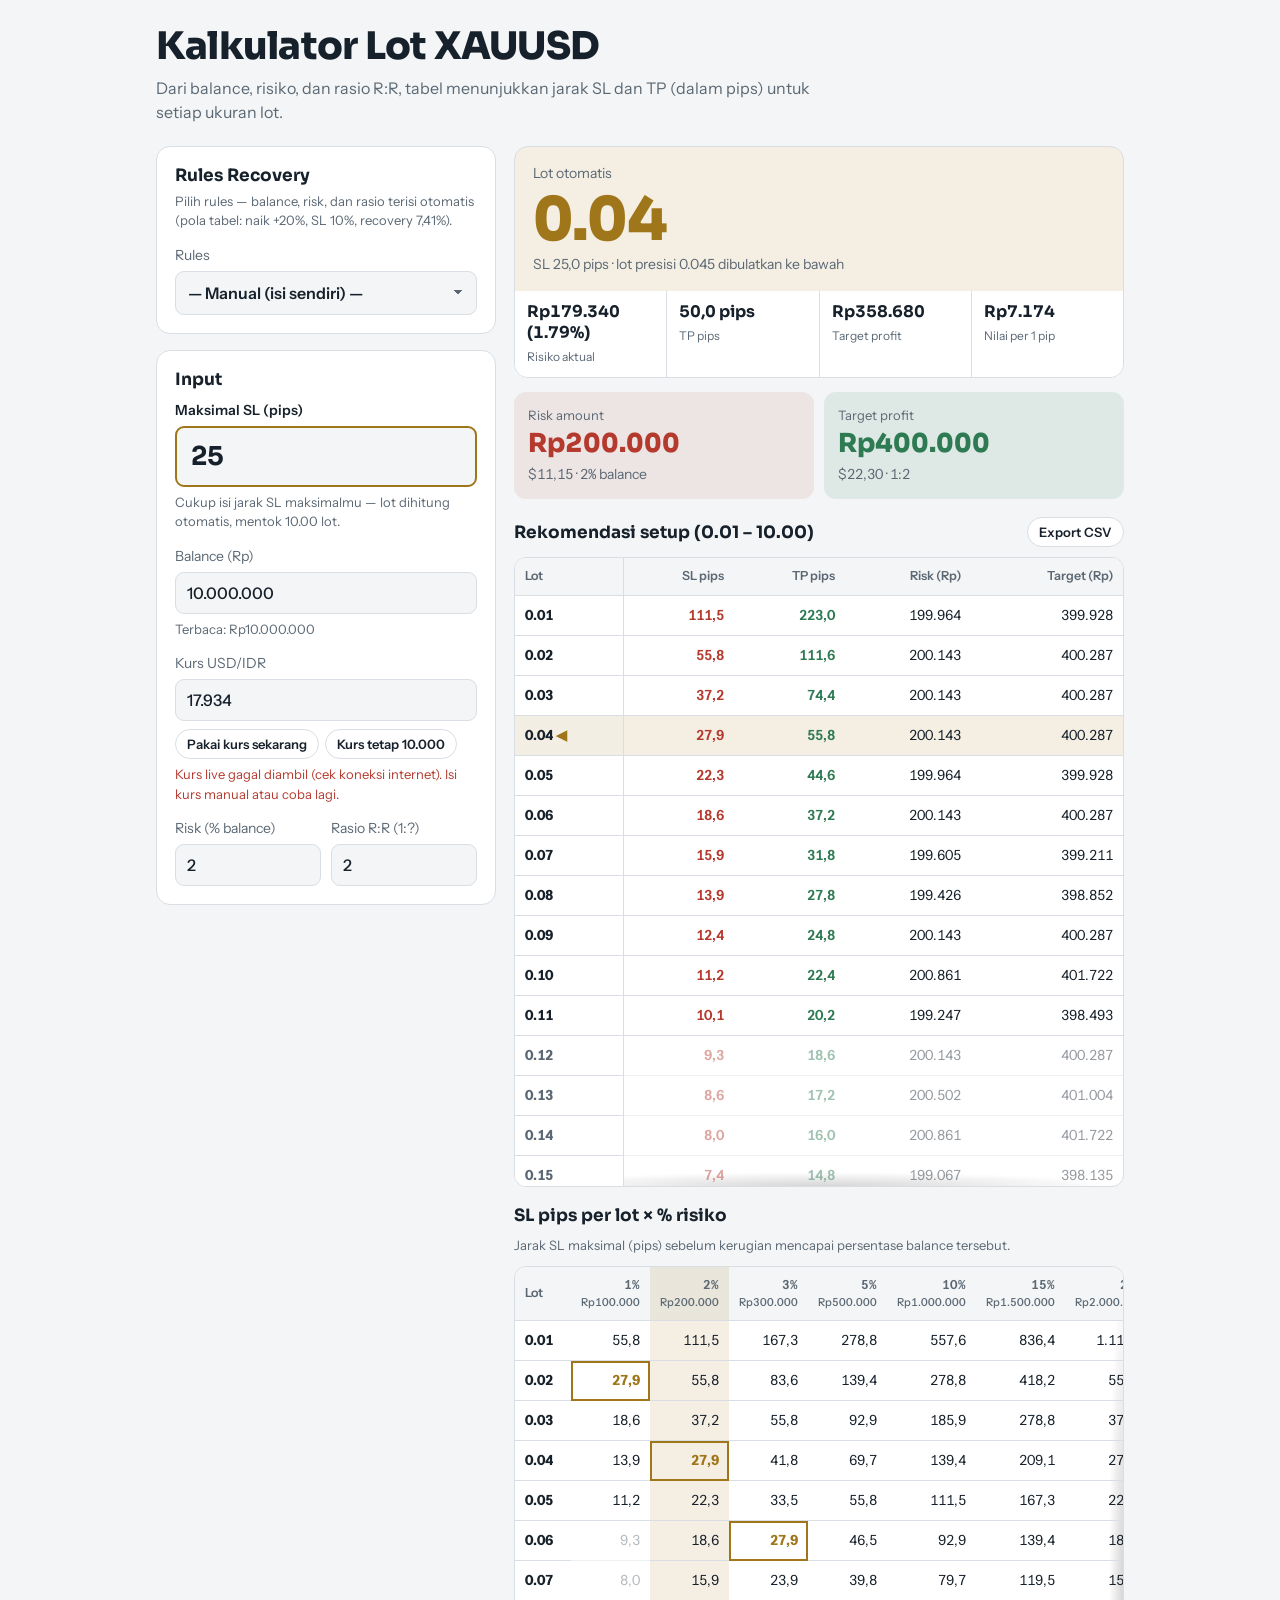
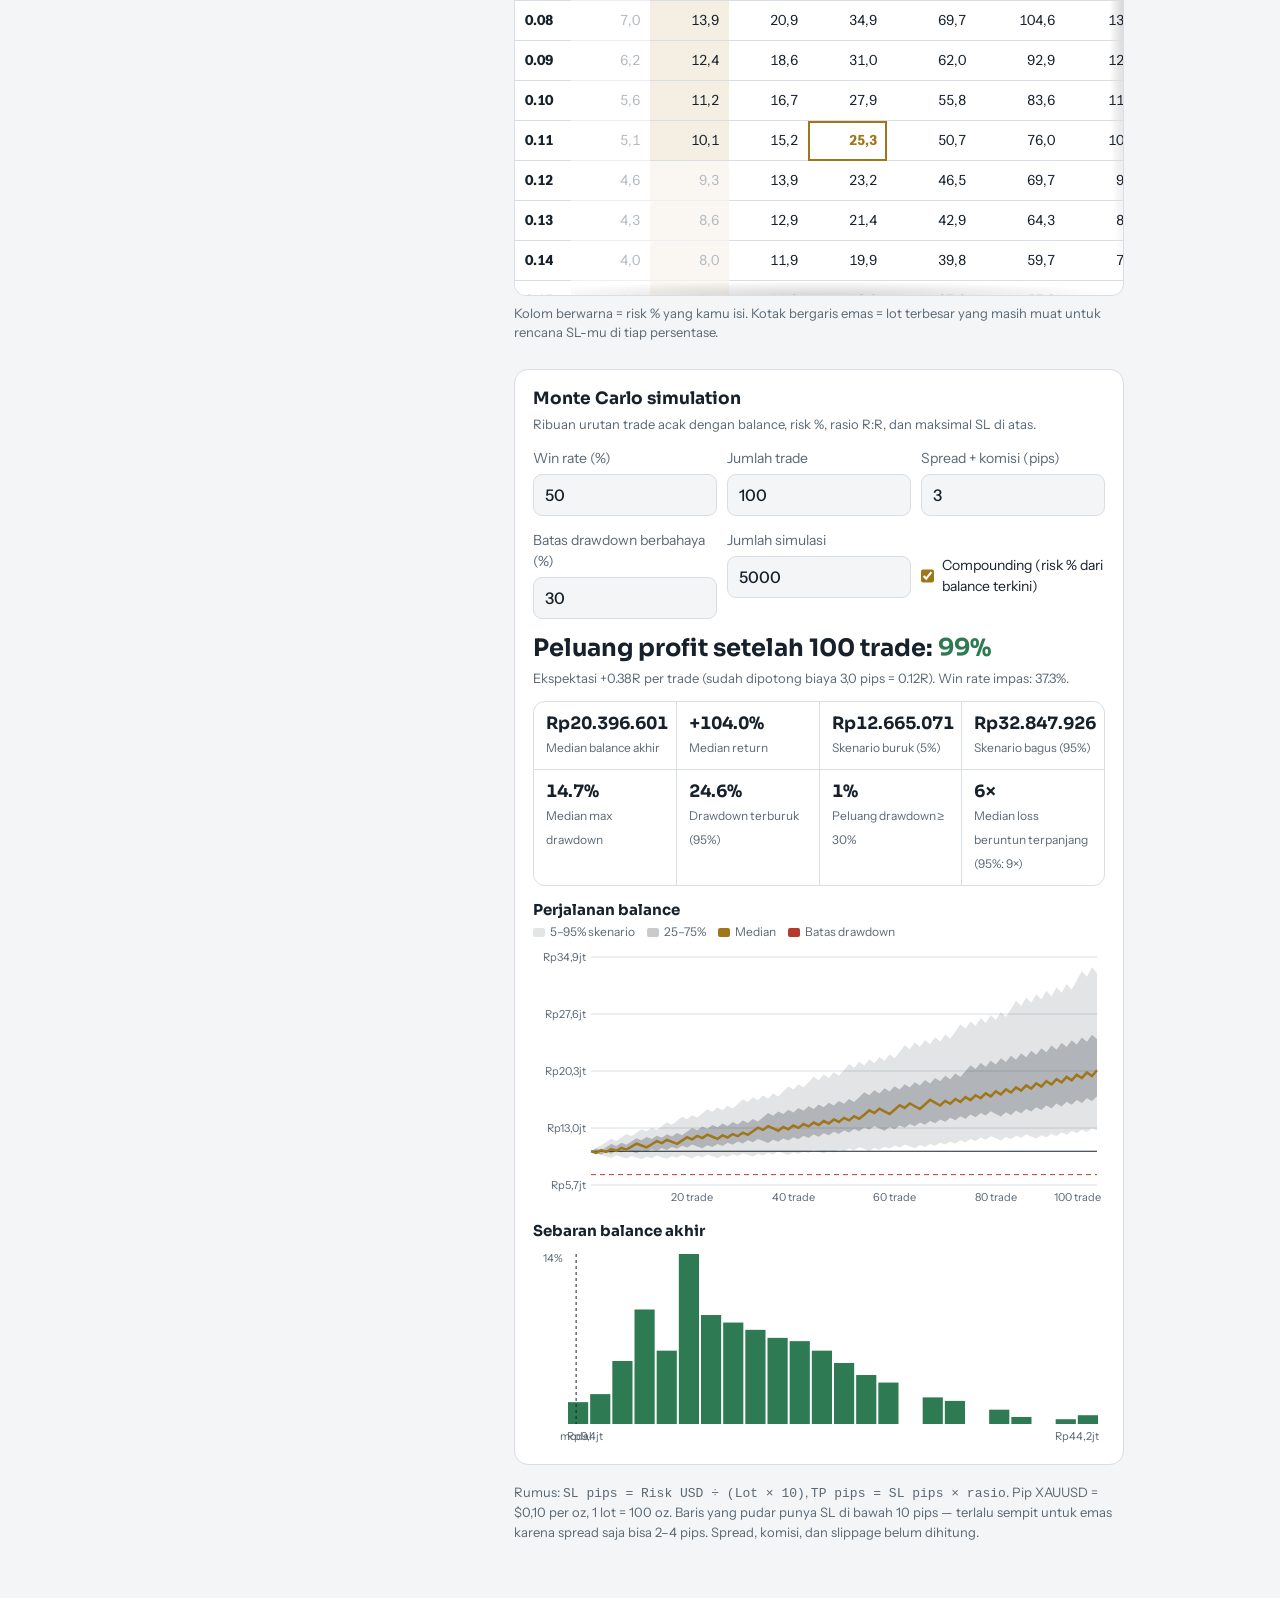
<file: legacy-web/index.html>
<!DOCTYPE html>
<html lang="id">
<head>
<meta charset="utf-8">
<meta name="viewport" content="width=device-width, initial-scale=1, viewport-fit=cover">
<meta name="theme-color" media="(prefers-color-scheme: light)" content="#F3F5F6">
<meta name="theme-color" media="(prefers-color-scheme: dark)" content="#10161C">
<title>Kalkulator Lot XAUUSD (IDR)</title>
<link rel="preconnect" href="https://fonts.googleapis.com">
<link rel="preconnect" href="https://fonts.gstatic.com" crossorigin>
<link href="https://fonts.googleapis.com/css2?family=Instrument+Sans:wght@400;500;600;700&family=Sora:wght@600;700;800&display=swap" rel="stylesheet">
<link rel="stylesheet" href="style.css">
</head>
<body>
<div class="wrap">
  <header>
    <h1>Kalkulator Lot XAUUSD</h1>
    <p>Dari balance, risiko, dan rasio R:R, tabel menunjukkan jarak SL dan TP (dalam pips) untuk setiap ukuran lot.</p>
  </header>

  <div class="grid">
    <div class="side">
      <section class="card">
        <h2>Rules Recovery</h2>
        <p class="hint">Pilih rules — balance, risk, dan rasio terisi otomatis (pola tabel: naik +20%, SL 10%, recovery 7,41%).</p>
        <label>Rules<select id="ruleSel"><option value="">— Manual (isi sendiri) —</option></select></label>
        <div id="ruleInfo" hidden>
          <div class="ruleFacts">
            <div><b id="riBal">–</b><span id="riBalL">Balance rules ini</span></div>
            <div><b id="riUp" class="up">–</b><span id="riUpL">Menang +20%</span></div>
            <div><b id="riAft" class="dn">–</b><span id="riAftL">Setelah SL 10%</span></div>
            <div><b id="riX" class="gold">–</b><span id="riXL">Recovery X</span></div>
          </div>
          <button type="button" class="btn rec" id="recBtn">Kalau SL → isi mode recovery</button>
          <p class="hint" id="riNote"></p>
        </div>
      </section>

      <section class="card">
        <h2>Input</h2>
        <label class="hero">Maksimal SL (pips)<input id="plan" inputmode="decimal" placeholder="mis. 25" value="25"></label>
        <p class="hint">Cukup isi jarak SL maksimalmu — lot dihitung otomatis, mentok 10.00 lot.</p>
        <label>Balance (Rp)<input id="balance" inputmode="numeric" value="10.000.000"></label>
        <p class="hint" id="balHint"></p>
        <label>Kurs USD/IDR<input id="kurs" inputmode="numeric" value="17.934"></label>
        <div class="chips">
          <button type="button" id="liveBtn">Pakai kurs sekarang</button>
          <button type="button" data-kurs="10000">Kurs tetap 10.000</button>
        </div>
        <p class="hint" id="kursStatus">Menyambungkan kurs live…</p>
        <div class="two">
          <label>Risk (% balance)<input id="risk" inputmode="decimal" value="2"></label>
          <label>Rasio R:R (1:?)<input id="ratio" inputmode="decimal" value="2"></label>
        </div>
      </section>
    </div>

    <section aria-live="polite">
      <div class="auto empty" id="auto">
        <div class="top">
          <small>Lot otomatis</small>
          <div class="big" id="aLot">–</div>
          <div class="sub" id="aSub">Isi maksimal SL (pips) untuk menghitung lot otomatis.</div>
        </div>
        <div class="facts">
          <div><b id="aRisk">–</b><span>Risiko aktual</span></div>
          <div><b id="aTp">–</b><span>TP pips</span></div>
          <div><b id="aTgt">–</b><span>Target profit</span></div>
          <div><b id="aPip">–</b><span>Nilai per 1 pip</span></div>
        </div>
      </div>
      <div class="sum">
        <div class="risk"><small>Risk amount</small><b id="rIdr">–</b><span id="rUsd">–</span></div>
        <div class="tgt"><small>Target profit</small><b id="tIdr">–</b><span id="tUsd">–</span></div>
      </div>

      <div class="tablehead">
        <h2>Rekomendasi setup (0.01 – 10.00)</h2>
        <button type="button" class="btn" id="exportBtn" hidden>Export CSV</button>
      </div>
      <div class="pickmsg" id="pickmsg"></div>
      <div class="tbl">
        <table>
          <thead><tr><th>Lot</th><th>SL pips</th><th>TP pips</th><th>Risk (Rp)</th><th>Target (Rp)</th></tr></thead>
          <tbody id="tbody"></tbody>
        </table>
      </div>

      <div class="tablehead"><h2>SL pips per lot × % risiko</h2></div>
      <p class="hint" id="mxHint">Jarak SL maksimal (pips) sebelum kerugian mencapai persentase balance tersebut.</p>
      <div class="tbl"><table class="mx" id="mx"></table></div>
      <p class="legend2">Kolom berwarna = risk % yang kamu isi. Kotak bergaris emas = lot terbesar yang masih muat untuk rencana SL-mu di tiap persentase.</p>

      <section class="card mc" id="mcSec">
        <h2>Monte Carlo simulation</h2>
        <p class="hint">Ribuan urutan trade acak dengan balance, risk %, rasio R:R, dan maksimal SL di atas.</p>
        <div class="inputs">
          <label>Win rate (%)<input id="wr" inputmode="decimal" value="50"></label>
          <label>Jumlah trade<input id="nTr" inputmode="numeric" value="100"></label>
          <label>Spread + komisi (pips)<input id="cost" inputmode="decimal" value="3"></label>
          <label>Batas drawdown berbahaya (%)<input id="ddLim" inputmode="decimal" value="30"></label>
          <label>Jumlah simulasi<input id="nSim" inputmode="numeric" value="5000"></label>
          <label class="chk"><input type="checkbox" id="comp" checked>Compounding (risk % dari balance terkini)</label>
        </div>
        <div class="mcv" id="mcVerdict">–</div>
        <p class="hint" id="mcSub"></p>
        <div class="stats" id="mcStats"></div>
        <div class="chart">
          <h3>Perjalanan balance</h3>
          <div class="lg"><span><i style="background:var(--band1)"></i>5–95% skenario</span><span><i style="background:var(--band2)"></i>25–75%</span><span><i style="background:var(--gold)"></i>Median</span><span><i style="background:var(--red)"></i>Batas drawdown</span></div>
          <canvas id="mcFan" height="260"></canvas>
        </div>
        <div class="chart">
          <h3>Sebaran balance akhir</h3>
          <canvas id="mcHist" height="200"></canvas>
        </div>
      </section>

      <p class="note">Rumus: <code>SL pips = Risk USD ÷ (Lot × 10)</code>, <code>TP pips = SL pips × rasio</code>. Pip XAUUSD = $0,10 per oz, 1 lot = 100 oz. Baris yang pudar punya SL di bawah 10 pips — terlalu sempit untuk emas karena spread saja bisa 2–4 pips. Spread, komisi, dan slippage belum dihitung.</p>
    </section>
  </div>
</div>


<script src="script.js"></script>
</body>
</html>
</file>
<file: legacy-web/style.css>
/* Kalkulator Lot XAUUSD (IDR) — style.css */
:root{
  --ink:#17212B; --paper:#F3F5F6; --panel:#FFFFFF; --line:#D8DEE3; --muted:#5B6874;
  --gold:#A0761A; --goldsoft:rgba(160,118,26,.12); --red:#B53A2E; --redsoft:rgba(181,58,46,.09);
  --good:#2E7A52; --goodsoft:rgba(46,122,82,.10); --band1:rgba(23,33,43,.12); --band2:rgba(23,33,43,.24);
  box-sizing:border-box;
  padding-top:env(safe-area-inset-top,0px);
  padding-bottom:env(safe-area-inset-bottom,0px);
}
@media (prefers-color-scheme: dark){
  :root:not([data-theme="light"]){
    --ink:#E8EDF1; --paper:#10161C; --panel:#182129; --line:#2A3641; --muted:#96A3AF;
    --gold:#D9AE4E; --goldsoft:rgba(217,174,78,.14); --red:#E0645A; --redsoft:rgba(224,100,90,.12);
    --good:#5DBB8A; --goodsoft:rgba(93,187,138,.12); --band1:rgba(232,237,241,.12); --band2:rgba(232,237,241,.24);
  }
}
:root[data-theme="dark"]{
  --ink:#E8EDF1; --paper:#10161C; --panel:#182129; --line:#2A3641; --muted:#96A3AF;
  --gold:#D9AE4E; --goldsoft:rgba(217,174,78,.14); --red:#E0645A; --redsoft:rgba(224,100,90,.12);
  --good:#5DBB8A; --goodsoft:rgba(93,187,138,.12); --band1:rgba(232,237,241,.12); --band2:rgba(232,237,241,.24);
}
*,*::before,*::after{box-sizing:inherit}
html{scroll-padding-top:env(safe-area-inset-top,0px);-webkit-text-size-adjust:100%}
body{margin:0;background:var(--paper);color:var(--ink);font:400 16px/1.5 "Instrument Sans","Segoe UI",Roboto,Helvetica,Arial,sans-serif}
.wrap{max-width:1000px;margin:0 auto;padding:26px 16px 44px;padding-left:max(16px,env(safe-area-inset-left,0px));padding-right:max(16px,env(safe-area-inset-right,0px))}
h1{font:800 clamp(26px,5vw,38px)/1.1 Sora,"Instrument Sans",sans-serif;margin:0;letter-spacing:-.02em}
header p{color:var(--muted);margin:8px 0 0;max-width:62ch}
.grid{display:grid;grid-template-columns:minmax(0,1fr);gap:18px;margin-top:22px}
@media (min-width:880px){.grid{grid-template-columns:340px minmax(0,1fr)}.side{position:sticky;top:calc(16px + env(safe-area-inset-top,0px));align-self:start;min-width:0}}
.card{background:var(--panel);border:1px solid var(--line);border-radius:14px;padding:18px}
.card + .card{margin-top:16px}
h2{font:700 17px Sora,sans-serif;margin:0 0 4px}
.hint{font-size:13px;color:var(--muted);margin:6px 0 0}
.hint.ok{color:var(--good)} .hint.bad{color:var(--red)}
label{display:block;font-size:14px;color:var(--muted);margin-top:14px}
input{width:100%;margin-top:5px;padding:10px 11px;border:1px solid var(--line);border-radius:9px;background:var(--paper);color:var(--ink);font:500 16px "Instrument Sans",sans-serif}
input:focus-visible,button:focus-visible{outline:2px solid var(--gold);outline-offset:2px}
.two{display:grid;grid-template-columns:minmax(0,1fr) minmax(0,1fr);gap:10px}
.chips{display:flex;flex-wrap:wrap;gap:6px;margin-top:8px}
.chips button,.btn{padding:6px 11px;border:1px solid var(--line);border-radius:999px;background:var(--panel);color:var(--ink);font:600 13px "Instrument Sans",sans-serif;cursor:pointer}
button{-webkit-tap-highlight-color:transparent;touch-action:manipulation}
.chips button:active,.btn:active{transform:translateY(1px)}
.sum{display:grid;grid-template-columns:minmax(0,1fr) minmax(0,1fr);gap:10px}
.sum div{border-radius:12px;padding:14px}
.sum .risk{background:var(--redsoft)} .sum .tgt{background:var(--goodsoft)}
.sum small{display:block;font-size:13px;color:var(--muted)}
.sum b{display:block;font:800 clamp(20px,5vw,26px)/1.15 Sora,sans-serif;margin:4px 0 2px;font-variant-numeric:tabular-nums}
.sum .risk b{color:var(--red)} .sum .tgt b{color:var(--good)}
.sum span{font-size:14px;color:var(--muted);font-variant-numeric:tabular-nums}
.tablehead{display:flex;justify-content:space-between;align-items:end;gap:10px;margin-top:18px;flex-wrap:wrap}
.tbl{overflow:auto;max-height:min(70vh,640px);margin-top:10px;border:1px solid var(--line);border-radius:12px;background-color:var(--panel);-webkit-overflow-scrolling:touch;overscroll-behavior:contain;scrollbar-width:thin;scrollbar-color:var(--line) transparent;background-image:linear-gradient(90deg,var(--panel) 55%,rgba(0,0,0,0)),linear-gradient(270deg,var(--panel) 55%,rgba(0,0,0,0)),linear-gradient(180deg,var(--panel) 55%,rgba(0,0,0,0)),linear-gradient(0deg,var(--panel) 55%,rgba(0,0,0,0)),radial-gradient(farthest-side at 0 50%,rgba(0,0,0,.16),rgba(0,0,0,0)),radial-gradient(farthest-side at 100% 50%,rgba(0,0,0,.16),rgba(0,0,0,0)),radial-gradient(farthest-side at 50% 0,rgba(0,0,0,.16),rgba(0,0,0,0)),radial-gradient(farthest-side at 50% 100%,rgba(0,0,0,.16),rgba(0,0,0,0));background-position:left,right,top,bottom,left,right,top,bottom;background-size:40px 100%,40px 100%,100% 26px,100% 26px,14px 100%,14px 100%,100% 14px,100% 14px;background-repeat:no-repeat;background-attachment:local,local,local,local,scroll,scroll,scroll,scroll}
table{border-collapse:separate;border-spacing:0;width:100%;font-size:14px;font-variant-numeric:tabular-nums}
th,td{padding:9px 10px;text-align:right;white-space:nowrap;border-bottom:1px solid var(--line)}
th{font-weight:600;color:var(--muted);font-size:12.5px;background:var(--paper);position:sticky;top:0;z-index:2}
th:first-child,td:first-child{text-align:left}
tbody tr:last-child td{border-bottom:0}
td.lot{font-weight:700}
td.sl{color:var(--red);font-weight:600} td.tp{color:var(--good);font-weight:600}
tr.pick td{background:var(--goldsoft)}
tr.pick td.lot::after{content:" ◀";color:var(--gold)}
tr.tight td:not(:first-child){opacity:.45}
tr.tight td:first-child{color:var(--muted)}
.pickmsg{margin-top:10px;font-size:14px;padding:10px 12px;border-radius:10px;background:var(--goldsoft)}
.pickmsg:empty{display:none}
.conv{display:grid;grid-template-columns:1fr 1fr;gap:10px;margin-top:12px}
.conv div{background:var(--goldsoft);border-radius:10px;padding:12px}
.conv small{display:block;font-size:13px;color:var(--muted)}
.conv b{font:700 20px Sora,sans-serif;font-variant-numeric:tabular-nums}
.auto{background:var(--panel);border:1px solid var(--line);border-radius:14px;overflow:hidden;margin-bottom:14px}
.auto .top{padding:16px 18px;background:var(--goldsoft)}
.auto small{display:block;font-size:14px;color:var(--muted)}
.auto .big{font:800 clamp(46px,11vw,60px)/1 Sora,sans-serif;color:var(--gold);letter-spacing:-.03em;margin:6px 0 4px;font-variant-numeric:tabular-nums}
.auto .sub{font-size:14px;color:var(--muted)}
.auto .facts{display:grid;grid-template-columns:repeat(2,minmax(0,1fr));gap:1px;background:var(--line)}
.auto .facts div{background:var(--panel);padding:10px 12px}
.auto .facts b{display:block;font:700 16px Sora,sans-serif;font-variant-numeric:tabular-nums}
.auto .facts span{font-size:12px;color:var(--muted)}
.auto.empty .facts{display:none}
.mx th:first-child,.mx td:first-child{position:sticky;left:0;z-index:1;background:var(--panel)}
.mx th:first-child{background:var(--paper);z-index:3}
.tbl table:not(.mx) th:first-child,.tbl table:not(.mx) td:first-child{position:sticky;left:0;z-index:1;background:var(--panel);box-shadow:inset -1px 0 0 var(--line)}
.tbl table:not(.mx) th:first-child{background:var(--paper);z-index:3}
.tbl tr.pick td:first-child{background-color:var(--panel);background-image:linear-gradient(var(--goldsoft),var(--goldsoft))}
.mx th small{display:block;font-weight:500;font-size:11px}
.mx td.me{background:var(--goldsoft)}
.mx th.me{background-color:var(--paper);background-image:linear-gradient(var(--goldsoft),var(--goldsoft))}
.mx td.fit{outline:2px solid var(--gold);outline-offset:-2px;font-weight:700;color:var(--gold)}
.mx td.dead{color:var(--muted);opacity:.45}
.legend2{font-size:13px;color:var(--muted);margin-top:8px}
label.hero{color:var(--ink);font-weight:600;margin-top:10px}
label.hero input{font:700 26px Sora,sans-serif;padding:12px 14px;border:2px solid var(--gold)}
.auto .facts{grid-template-columns:repeat(2,minmax(0,1fr))}
@media (min-width:560px){.auto .facts{grid-template-columns:repeat(4,minmax(0,1fr))}}
.mc{margin-top:26px}
.mc .inputs{display:grid;grid-template-columns:repeat(2,minmax(0,1fr));gap:0 10px}
@media (min-width:640px){.mc .inputs{grid-template-columns:repeat(3,minmax(0,1fr))}}
.mc label.chk{display:flex;gap:8px;align-items:center;color:var(--ink);margin-top:16px}
.mc label.chk input{width:18px;height:18px;margin:0;accent-color:var(--gold)}
.mcv{font:700 clamp(19px,4.2vw,24px)/1.25 Sora,sans-serif;margin:14px 0 4px}
.mcv .g{color:var(--good)} .mcv .r{color:var(--red)}
.stats{display:grid;grid-template-columns:repeat(2,minmax(0,1fr));gap:1px;background:var(--line);border:1px solid var(--line);border-radius:12px;overflow:hidden;margin-top:12px}
@media (min-width:640px){.stats{grid-template-columns:repeat(4,minmax(0,1fr))}}
.stats div{background:var(--panel);padding:11px 12px}
.stats b{display:block;font:700 17px Sora,sans-serif;font-variant-numeric:tabular-nums}
.stats span{font-size:12px;color:var(--muted)}
.chart{margin-top:14px}
.chart h3{font:700 15px Sora,sans-serif;margin:0 0 2px}
.chart canvas{width:100%;display:block;margin-top:6px}
.lg{display:flex;flex-wrap:wrap;gap:12px;font-size:12px;color:var(--muted);margin-top:4px}
.lg i{display:inline-block;width:12px;height:9px;border-radius:2px;margin-right:5px;vertical-align:middle}
.note{font-size:13px;color:var(--muted);margin-top:18px;max-width:72ch}
code{font-size:13px}

/* --- Mobile (≤640px): target sentuh lebih besar & nyaman di jempol --- */
@media (max-width:640px){
  input{padding:11px 12px}
  .chips button,.btn{padding:10px 14px;font-size:14px}
  th,td{padding:10px 11px}
  .mc label.chk input{width:20px;height:20px}
}
@media (max-width:340px){.two{grid-template-columns:1fr}}

/* --- Rules Recovery --- */
select{width:100%;margin-top:5px;padding:11px 12px;border:1px solid var(--line);border-radius:9px;background:var(--paper);color:var(--ink);font:600 16px "Instrument Sans",sans-serif;appearance:none;background-image:linear-gradient(45deg,transparent 50%,var(--muted) 50%),linear-gradient(135deg,var(--muted) 50%,transparent 50%);background-position:calc(100% - 18px) 50%,calc(100% - 13px) 50%;background-size:5px 5px;background-repeat:no-repeat}
select:focus-visible{outline:2px solid var(--gold);outline-offset:2px}
.ruleFacts{display:grid;grid-template-columns:repeat(2,minmax(0,1fr));gap:1px;background:var(--line);border:1px solid var(--line);border-radius:12px;overflow:hidden;margin-top:12px}
.ruleFacts div{background:var(--panel);padding:10px 12px}
.ruleFacts b{display:block;font:700 15px Sora,sans-serif;font-variant-numeric:tabular-nums}
.ruleFacts span{font-size:12px;color:var(--muted)}
.ruleFacts .up{color:var(--good)} .ruleFacts .dn{color:var(--red)} .ruleFacts .gold{color:var(--gold)}
.btn.rec{margin-top:12px;width:100%;text-align:center;border-radius:10px;border-color:var(--gold);color:var(--gold);background:var(--goldsoft)}
</file>
